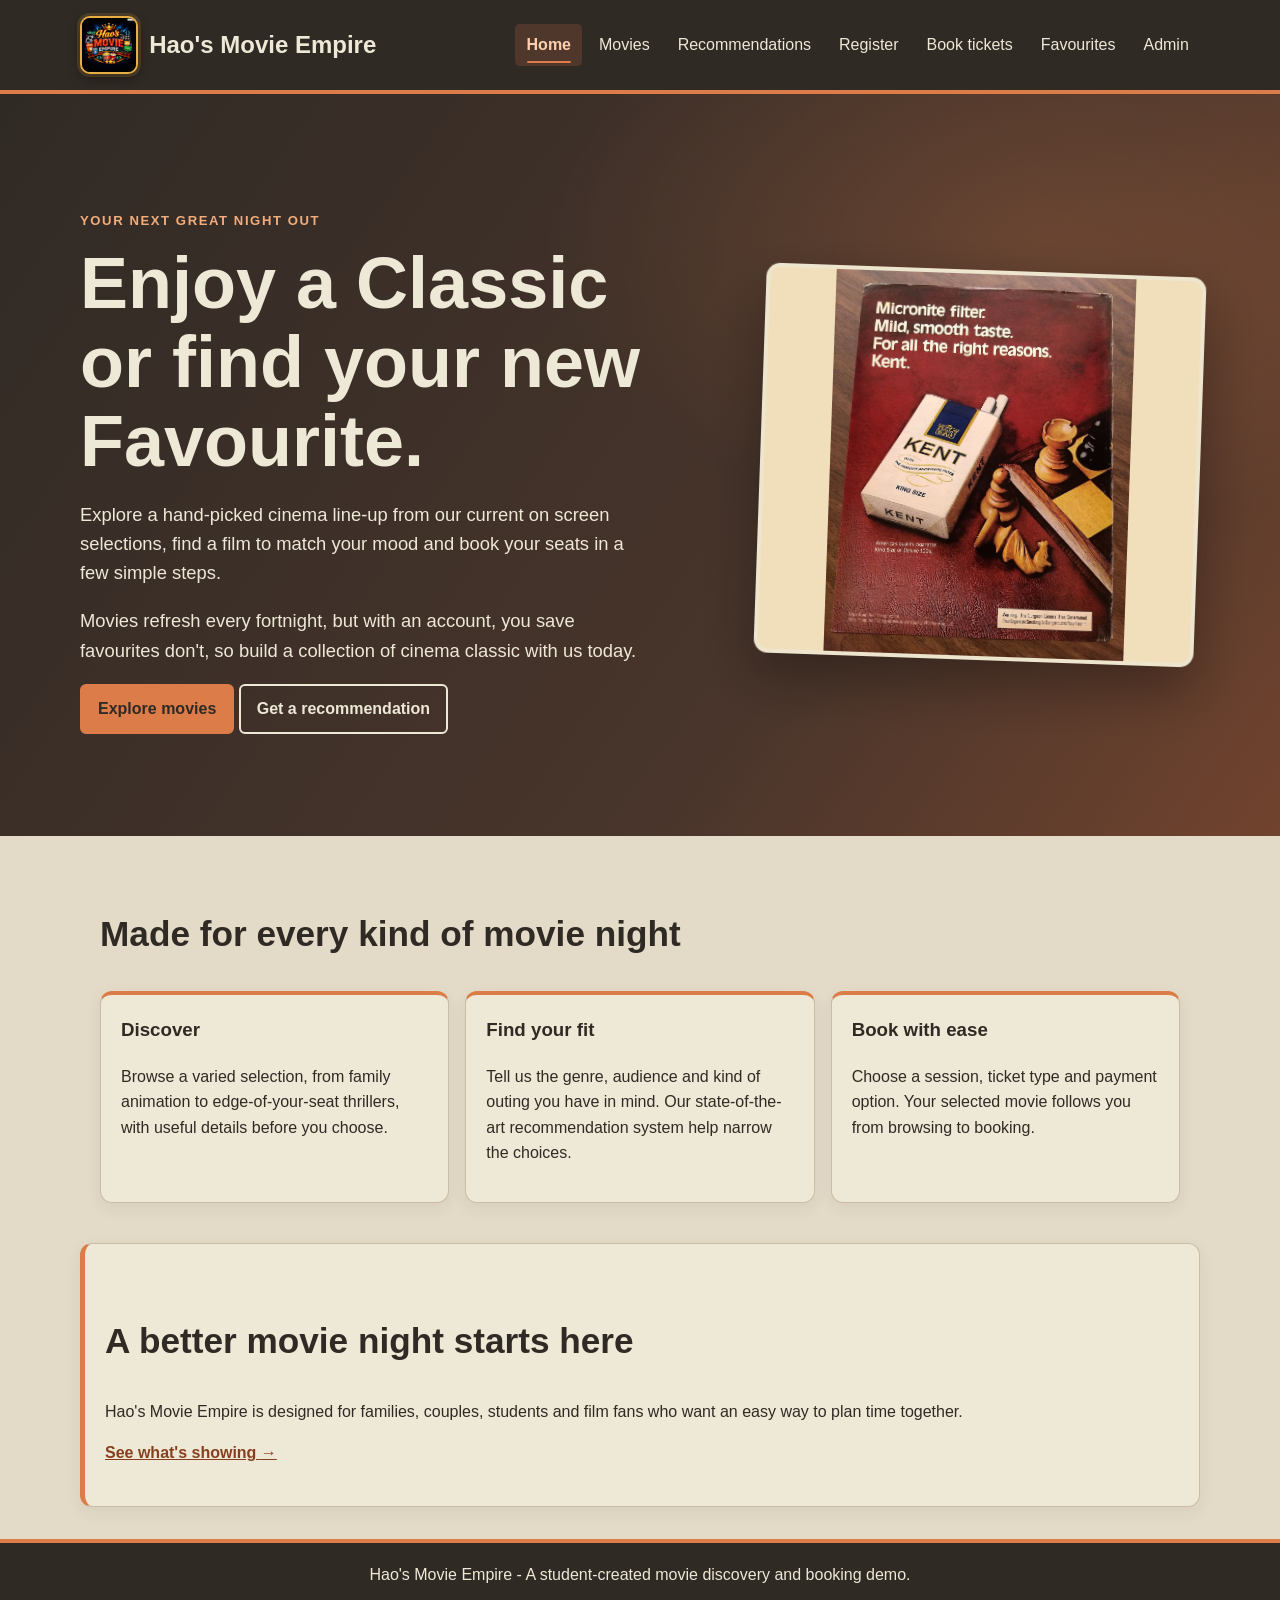
<file: index.html>
<!DOCTYPE html>
<html lang="en">
<head>
    <meta charset="utf-8">
    <meta name="description" content="Assignment 2: Movie Reccommendation and Booking System">
    <meta name="author" content="Robert Clohesy 106886499">
    <meta name="viewport" content="width=device-width, initial-scale=1.0">
    <link rel="stylesheet" href="css/style.css">
    <script src="js/script.js" defer></script>
    <title>Hao's Movie Empire | Discover your next movie</title>
</head>
<body>
    <header class="site-header">
        <a class="brand" href="index.html"><img src="images/logo.png" alt=""><span>Hao's Movie Empire</span></a>
        <nav aria-label="Main navigation">
            <ul class="site-nav">
                <li><a href="index.html" aria-current="page">Home</a></li>
                <li><a href="movies.html">Movies</a></li>
                <li><a href="recommend.html">Recommendations</a></li>
                <li><a href="register.html">Register</a></li>
                <li><a href="booking.html">Book tickets</a></li>
                <li><a href="watchlist.html">Favourites</a></li>
                <li><a href="admin.html">Admin</a></li>
            </ul>
        </nav>
    </header>

   <main>    
        <section class="hero">
            <div class="hero-copy">
                <p class="eyebrow">Your next great night out</p>
                <h1>Enjoy a Classic or find your new Favourite.</h1>
                <p>Explore a hand-picked cinema line-up from our current on screen selections, find a film to match your mood and book your seats in a few simple steps.</p>
                <p>Movies refresh every fortnight, but with an account, you save favourites don't, so build a collection of cinema classic with us today.</p>
                <a class="button" href="movies.html">Explore movies</a>
                <a class="button button-secondary" href="recommend.html">Get a recommendation</a>
            </div>
            <figure class="hero-artwork">
                <img class="hero-poster archive-hero-ad" src="images/kent_ad.webp" alt="Kent cigarette advertisement from the 1950's advertising their new Micronite Filters which were made with asbestos.">
            </figure>
        </section>
      
        <section class="content-section">
            <h2>Made for every kind of movie night</h2>
            <div class="feature-grid">
                <article class="feature-card">
                    <h3>Discover</h3>
                    <p>Browse a varied selection, from family animation to edge-of-your-seat thrillers, with useful details before you choose.</p>
                </article>
                <article class="feature-card">
                    <h3>Find your fit</h3>
                    <p>Tell us the genre, audience and kind of outing you have in mind. Our state-of-the-art recommendation system help narrow the choices.</p>
                </article>
                <article class="feature-card">
                    <h3>Book with ease</h3>
                    <p>Choose a session, ticket type and payment option. Your selected movie follows you from browsing to booking.</p>
                </article>
            </div>
        </section>
        <section class="callout">
            <h2>A better movie night starts here</h2>
            <p>Hao's Movie Empire is designed for families, couples, students and film fans who want an easy way to plan time together.</p>
            <a class="text-link" href="movies.html">See what's showing <span aria-hidden="true">→</span></a>
        </section>
</main>
    <footer class="site-footer">
        <p>Hao's Movie Empire - A student-created movie discovery and booking demo.</p>
    </footer>
</body>
</html>
</file>
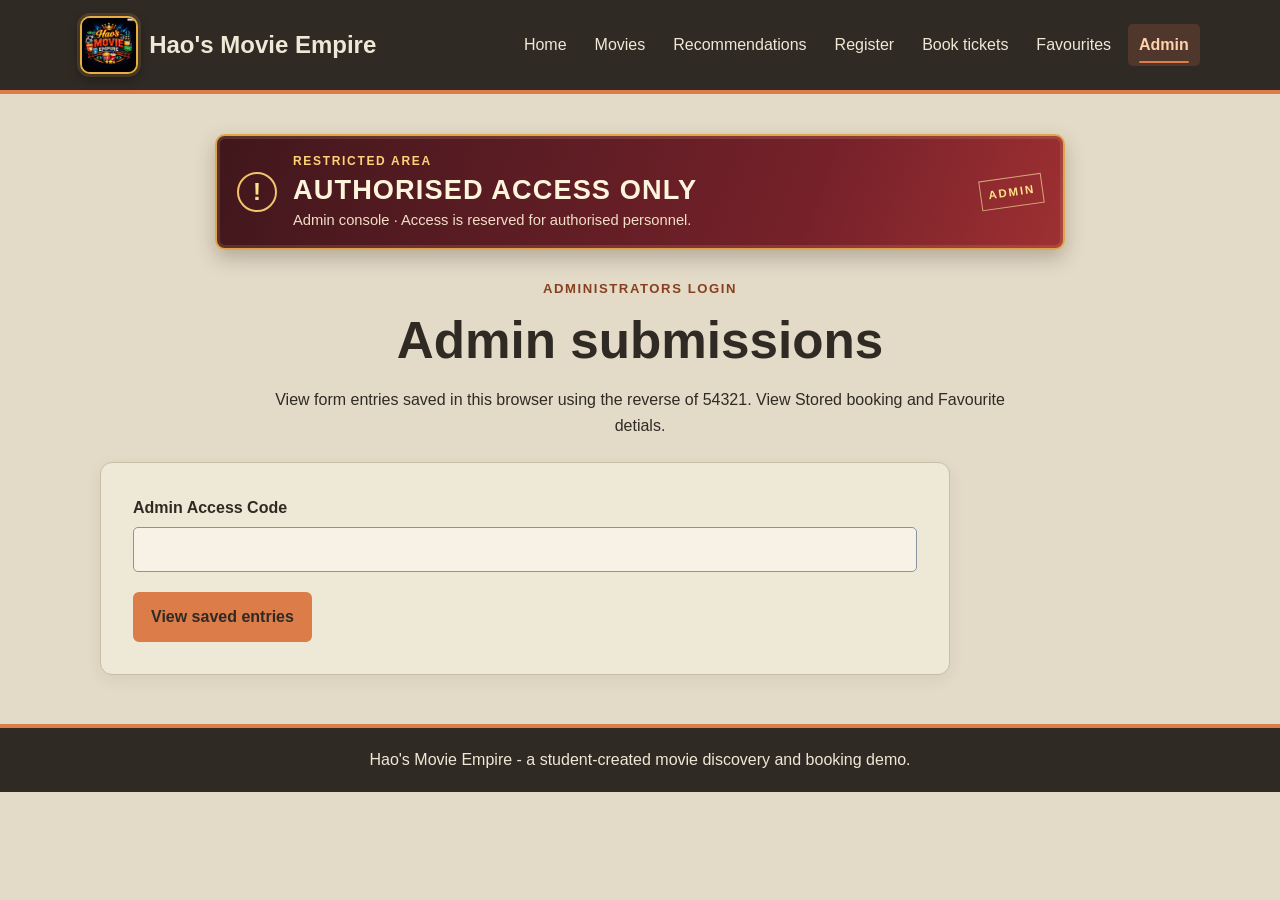
<file: admin.html>
<!DOCTYPE html>
<html lang="en">
<head>
    <meta charset="utf-8">
    <meta name="description" content="Assignment 2: Movie Reccommendation and Booking System">
    <meta name="author" content="Robert Clohesy 106886499">
    <meta name="viewport" content="width=device-width, initial-scale=1.0">
    <link rel="stylesheet" href="css/style.css">
    <script src="js/script.js" defer></script>
    <!-- Admin-only handlers are kept separate from the shared site behaviours. -->
    <script src="js/favourites.js" defer></script>
    <script src="js/admin.js" defer></script>
    <title>Admin | Hao's Movie Empire</title>
</head>
<body>
    <header class="site-header">
        <a class="brand" href="index.html"><img src="images/logo.png" alt=""><span>Hao's Movie Empire</span></a>
        <nav aria-label="Main navigation">
            <ul class="site-nav">
                <li><a href="index.html">Home</a></li>
                <li><a href="movies.html">Movies</a></li>
                <li><a href="recommend.html">Recommendations</a></li>
                <li><a href="register.html">Register</a></li>
                <li><a href="booking.html">Book tickets</a></li>
                <li><a href="watchlist.html">Favourites</a></li>
                <li><a href="admin.html" aria-current="page">Admin</a></li>
            </ul>
        </nav>
    </header>
    <main class="page-main">
        <aside class="admin-access-banner" aria-label="Access restriction">
            <span class="admin-access-icon" aria-hidden="true">!</span>
            <div>
                <p class="admin-access-label">Restricted area</p>
                <h2>Authorised Access Only</h2>
                <p>Admin console · Access is reserved for authorised personnel.</p>
            </div>
            <span class="admin-access-stamp" aria-hidden="true">ADMIN</span>
        </aside>
        <header class="page-heading">
            <p class="eyebrow">Administrators Login</p>
            <h1>Admin submissions</h1>
            <p>View form entries saved in this browser using the reverse of 54321. View Stored booking and Favourite detials.</p>
        </header>
        <form id="adminLoginForm" class="form-card narrow-main">
            <div class="form-field">
                <label for="adminPassword">Admin Access Code</label>
                <input id="adminPassword" name="password" type="password" required autocomplete="off">
            </div>
            <button class="button" type="submit">View saved entries</button>
            <p id="adminStatus" class="status-message" role="status" aria-live="polite"></p>
        </form>
        <section id="adminResults" class="admin-results" hidden aria-label="Saved form entries">
            <h2>Saved entries</h2>
            <div class="table-scroll">
                <table class="admin-table">
                    <thead><tr><th scope="col">Submitted</th><th scope="col">Form</th><th scope="col">Answers</th></tr></thead>
                    <tbody id="adminSubmissionRows"></tbody>
                </table>
            </div>
        </section>
        <section id="adminWatchlistResults" class="admin-results" hidden aria-label="Local favourite selections">
            <h2>Movie interest for future sessions</h2>
            <p>Counts show favourite additions, recommendation results and saved customer suggestions in this browser. Suggestions matching a catalogue title are grouped with that movie; other suggestions appear as their own rows. The site has no customer login, so this is not unique-customer data and is not combined across devices.</p>
            <p id="adminWatchlistStatus" class="status-message" role="status" aria-live="polite"></p>
            <div class="table-scroll">
                <table class="admin-table">
                    <thead><tr><th scope="col">Movie</th><th scope="col">Genre</th><th scope="col">Times favourited</th><th scope="col">Times recommended</th><th scope="col">Customer suggestions</th><th scope="col">Currently in favourites</th><th scope="col">Both (overlap)</th></tr></thead>
                    <tbody id="adminWatchlistRows"></tbody>
                </table>
            </div>
        </section>
    </main>
    <footer class="site-footer">
        <p>Hao's Movie Empire - a student-created movie discovery and booking demo.</p>
    </footer>
</body>
</html>
</file>
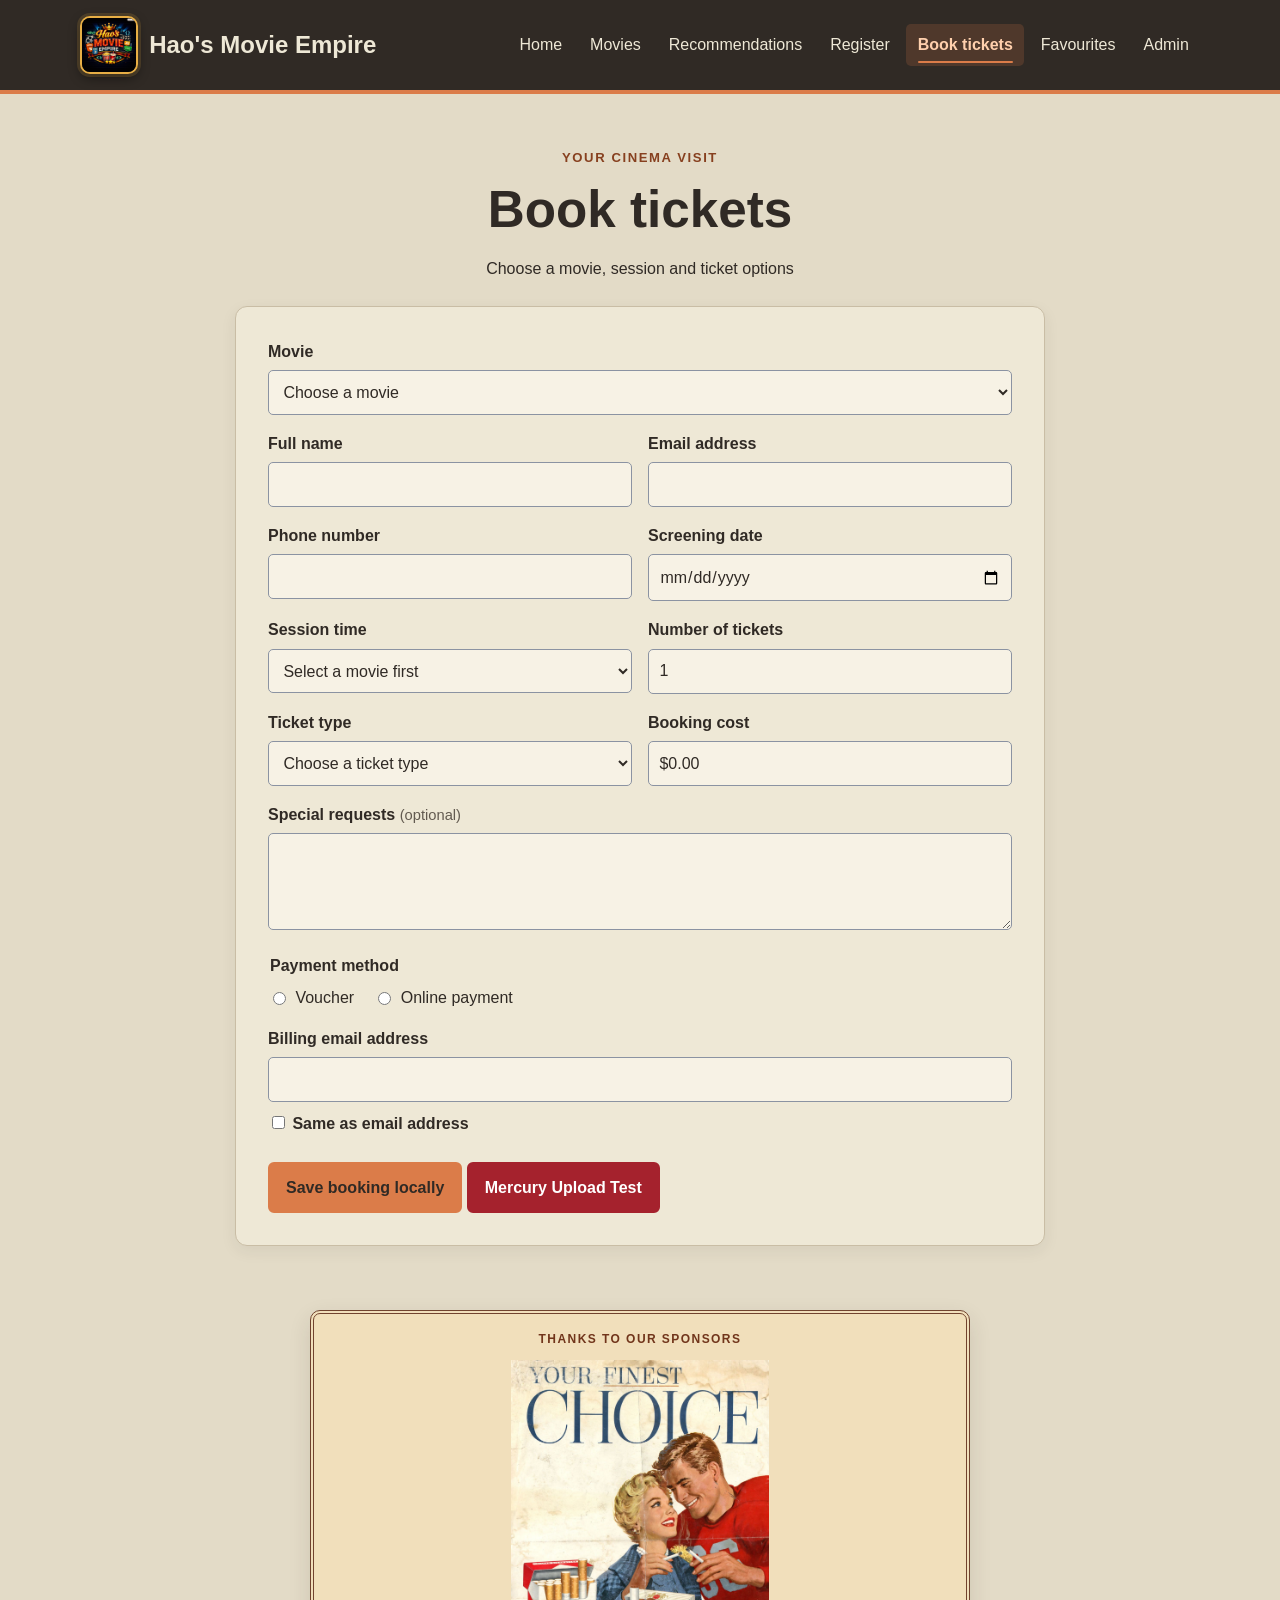
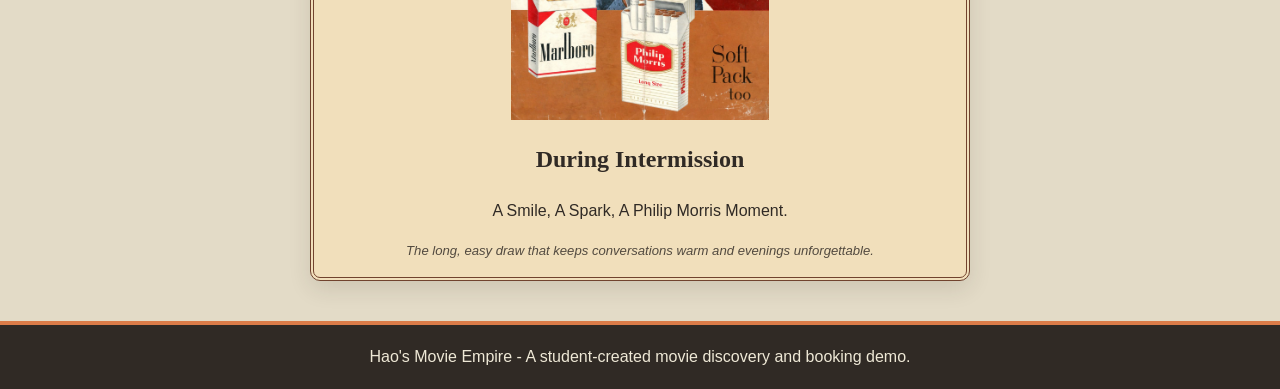
<file: booking.html>
<!DOCTYPE html>
<html lang="en">
<head>
    <meta charset="utf-8">
    <meta name="description" content="Assignment 2: Movie Reccommendation and Booking System">
    <meta name="author" content="Robert Clohesy 106886499">
    <meta name="viewport" content="width=device-width, initial-scale=1.0">
    <link rel="stylesheet" href="css/style.css">
    <script src="js/script.js" defer></script>
    <title>Book tickets | Hao's Movie Empire</title>
</head>
<body>
    <header class="site-header">
        <a class="brand" href="index.html"><img src="images/logo.png" alt=""><span>Hao's Movie Empire</span></a>
        <nav aria-label="Main navigation">
            <ul class="site-nav">
                <li><a href="index.html">Home</a></li>
                <li><a href="movies.html">Movies</a></li>
                <li><a href="recommend.html">Recommendations</a></li>
                <li><a href="register.html">Register</a></li>
                <li><a href="booking.html" aria-current="page">Book tickets</a></li>
                <li><a href="watchlist.html">Favourites</a></li>
                <li><a href="admin.html">Admin</a></li>
            </ul>
        </nav>
    </header>
    <main class="page-main narrow-main">
        <header class="page-heading">
            <p class="eyebrow">Your cinema visit</p>
            <h1>Book tickets</h1>
            <p>Choose a movie, session and ticket options</p>
        </header>
        <form id="regform" class="form-card" method="post" action="http://mercury.swin.edu.au/it000000/cos10005/regtest.php" novalidate>
            <div id="bookingErrors" class="error-summary" role="alert" aria-live="assertive" tabindex="-1" hidden></div>
            <div class="form-grid">
                <div class="form-field full-width">
                    <label for="movieSelect">Movie</label>
                    <select id="movieSelect" name="movie" required>
                        <option value="">Loading movies…</option>
                    </select>
                </div>
                <div class="form-field">
                    <label for="fullName">Full name</label>
                    <input id="fullName" name="fullName" type="text" autocomplete="name" required>
                </div>
                <div class="form-field">
                    <label for="bookingEmail">Email address</label>
                    <input id="bookingEmail" name="email" type="email" autocomplete="email" required>
                </div>
                <div class="form-field">
                    <label for="phoneNumber">Phone number</label>
                    <input id="phoneNumber" name="phone" type="tel" autocomplete="tel" required>
                </div>
                <div class="form-field">
                    <label for="screeningDate">Screening date</label>
                    <input id="screeningDate" name="screeningDate" type="date" required>
                </div>
                <div class="form-field">
                    <label for="screeningTime">Session time</label>
                    <select id="screeningTime" name="screeningTime" required>
                        <option value="">Select a movie first</option>
                    </select>
                </div>
                <div class="form-field">
                    <label for="ticketCount">Number of tickets</label>
                    <input id="ticketCount" name="ticketCount" type="number" min="1" value="1" required>
                </div>
                <div class="form-field">
                    <label for="ticketType">Ticket type</label>
                    <select id="ticketType" name="ticketType" required>
                        <option value="">Choose a ticket type</option>
                        <option value="adult">Adult</option>
                        <option value="child">Child</option>
                        <option value="student">Student</option>
                    </select>
                </div>
                <div class="form-field">
                    <label for="bookingCost">Booking cost</label>
                    <input id="bookingCost" name="bookingCost" type="text" readonly value="$0.00">
                </div>
                <div class="form-field full-width">
                    <label for="requests">Special requests <span class="hint">(optional)</span></label>
                    <textarea id="requests" name="requests" rows="3"></textarea>
                </div>
                <fieldset class="form-field full-width">
                    <legend>Payment method</legend>
                    <div class="choice-row">
                        <label><input type="radio" name="paymentMethod" value="voucher" required> Voucher</label>
                        <label><input type="radio" name="paymentMethod" value="online"> Online payment</label>
                    </div>
                </fieldset>
                <div id="voucherFields" class="form-field full-width" hidden>
                    <label for="voucherCode">12-digit voucher code</label>
                    <input id="voucherCode" name="voucherCode" type="text" inputmode="numeric" maxlength="12">
                </div>
                <fieldset id="cardFields" class="form-field full-width" hidden>
                    <legend>Credit card details</legend>
                    <div class="form-grid">
                        <div class="form-field">
                            <label for="cardType">Card type</label>
                            <select id="cardType" name="cardType">
                                <option value="">Choose a card type</option>
                                <option value="visa">Visa</option>
                                <option value="mastercard">Mastercard</option>
                                <option value="amex">American Express</option>
                            </select>
                        </div>
                        <div class="form-field">
                            <label for="cardNumber">Card number</label>
                            <input id="cardNumber" name="cardNumber" type="text" inputmode="numeric" autocomplete="cc-number">
                        </div>
                    </div>
                    <p class="hint">Use fake card details only. No payment is processed.</p>
                </fieldset>
                <div class="form-field full-width">
                    <label for="billingEmail">Billing email address</label>
                    <input id="billingEmail" name="billingEmail" type="email" autocomplete="email" required>
                    <label class="inline-choice"><input id="sameBillingEmail" type="checkbox"> Same as email address</label>
                </div>
            </div>
            <button class="button" type="submit">Save booking locally</button>
            <button id="bookingMercuryButton" class="button button-mercury" type="button">Mercury Upload Test</button>
            <p id="bookingStatus" class="status-message" role="status" aria-live="polite"></p>
        </form>
    </main>
    <aside class="ad-placement ad-vintage ad-era" aria-label="Vintage cinema sponsor card">
        <p class="ad-label">Thanks to our sponsors</p>
        <img src="images/PM_ad.jpg" alt="Vintage Philip Morris and Marlboro cigarette advertisement, quoting, A Smile, A Spark, A Philip Morris Moment.">
        <h2>During Intermission</h2>
        <p>A Smile, A Spark, A Philip Morris Moment.  </p>
        <span class="ad-world-note">The long, easy draw that keeps conversations warm and evenings unforgettable.</span>
    </aside>
    <footer class="site-footer">
        <p>Hao's Movie Empire - A student-created movie discovery and booking demo.</p>
    </footer>
</body>
</html>
</file>
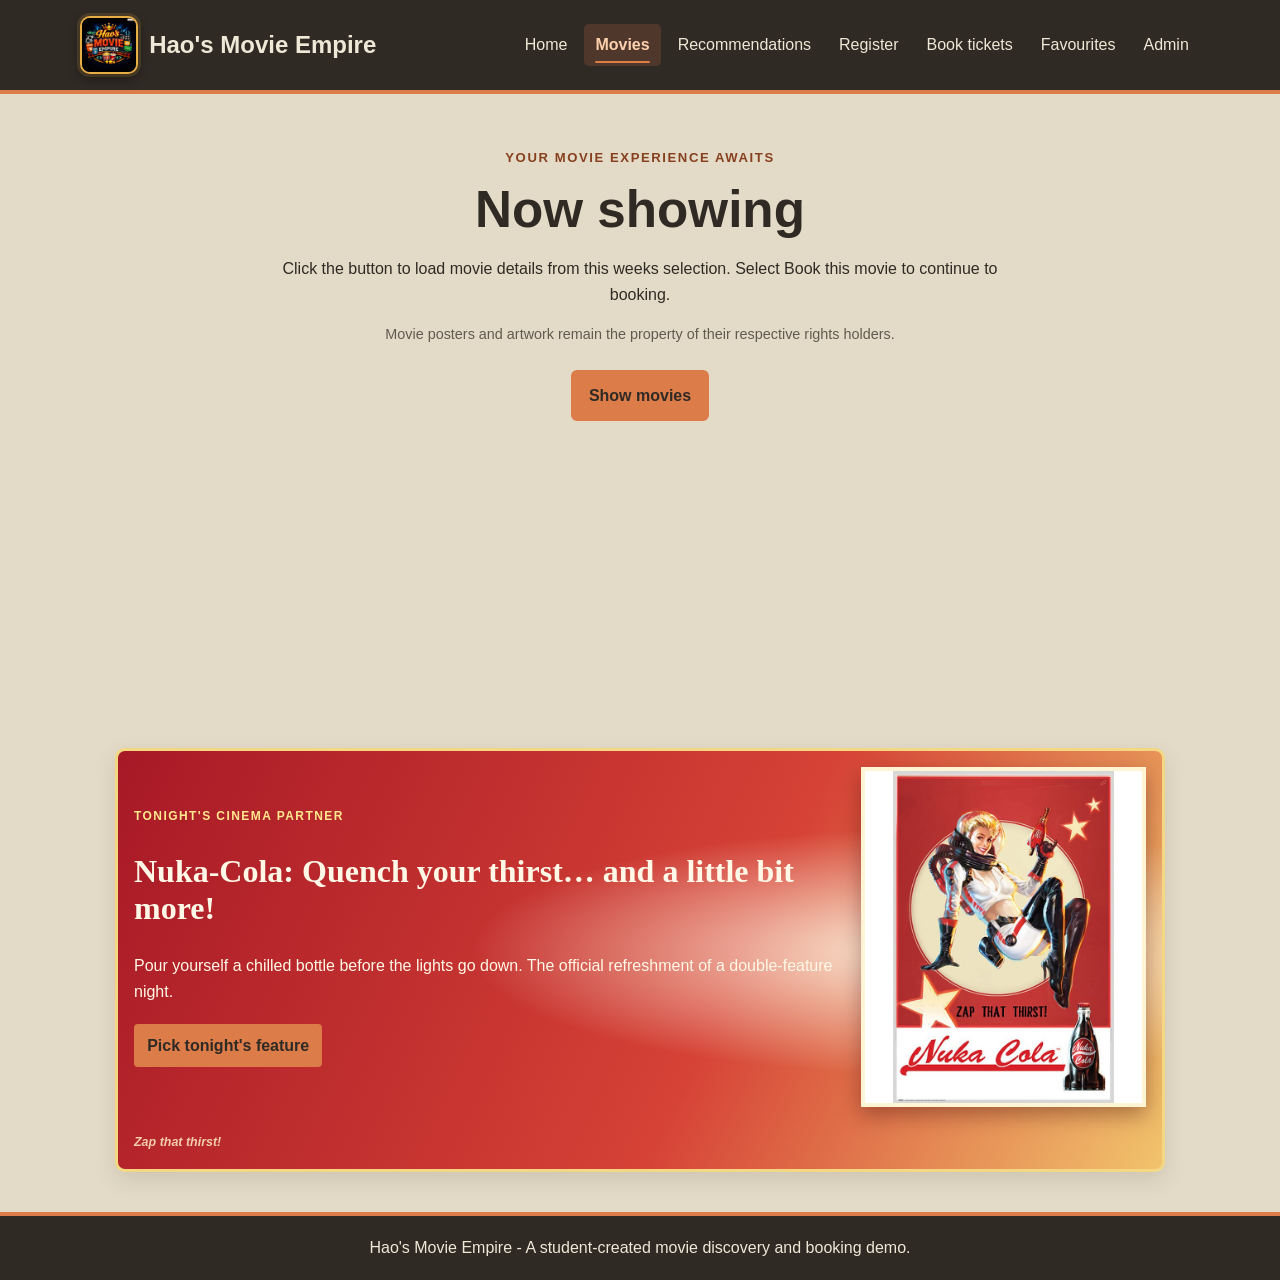
<file: movies.html>
<!DOCTYPE html>
<html lang="en">
<head>
    <meta charset="utf-8">
    <meta name="description" content="Assignment 2: Movie Reccommendation and Booking System">
    <meta name="author" content="Robert Clohesy 106886499">
    <meta name="viewport" content="width=device-width, initial-scale=1.0">
    <link rel="stylesheet" href="css/style.css">
    <script src="js/script.js" defer></script>
    <script src="js/favourites.js" defer></script>
    <title>Movies | Hao's Movie Empire</title>
</head>
<body>
    <header class="site-header">
        <a class="brand" href="index.html"><img src="images/logo.png" alt=""><span>Hao's Movie Empire</span></a>
        <nav aria-label="Main navigation">
            <ul class="site-nav">
                <li><a href="index.html">Home</a></li>
                <li><a href="movies.html" aria-current="page">Movies</a></li>
                <li><a href="recommend.html">Recommendations</a></li>
                <li><a href="register.html">Register</a></li>
                <li><a href="booking.html">Book tickets</a></li>
                <li><a href="watchlist.html">Favourites</a></li>
                <li><a href="admin.html">Admin</a></li>
            </ul>
        </nav>
    </header>
    <main class="page-main">
        <header class="page-heading">
            <p class="eyebrow">Your movie experience awaits</p>
            <h1>Now showing</h1>
            <p>Click the button to load movie details from this weeks selection. Select Book this movie to continue to booking.</p>
            <p class="image-credit movies-image-credit">Movie posters and artwork remain the property of their respective rights holders.</p>
        </header>
        <button id="loadMoviesButton" class="button centered-button" type="button">Show movies</button>
        <p id="movieStatus" class="status-message" role="status" aria-live="polite"></p>
        <section id="movieList" class="movie-grid" aria-label="Available movies" hidden></section>
    </main>
    <aside class="ad-placement ad-sidebar ad-nuka" aria-label="Nuka-Cola sponsor advert">
        <div>
            <p class="ad-label">Tonight's cinema partner</p>
            <h2>Nuka-Cola: Quench your thirst… and a little bit more!</h2>
            <p>Pour yourself a chilled bottle before the lights go down. The official refreshment of a double-feature night.</p>
            <button id="showMoviesFromAd" class="button ad-link" type="button">Pick tonight's feature</button>
        </div>
        <img src="images/nuka_ad.jpg" alt="Vintage-style Nuka-Cola poster with a space-age pin-up and the slogan Zap that Thirst">
        <span class="ad-world-note">Zap that thirst!</span>
    </aside>
    <footer class="site-footer">
        <p>Hao's Movie Empire - A student-created movie discovery and booking demo.</p>
    </footer>
</body>
</html>
</file>
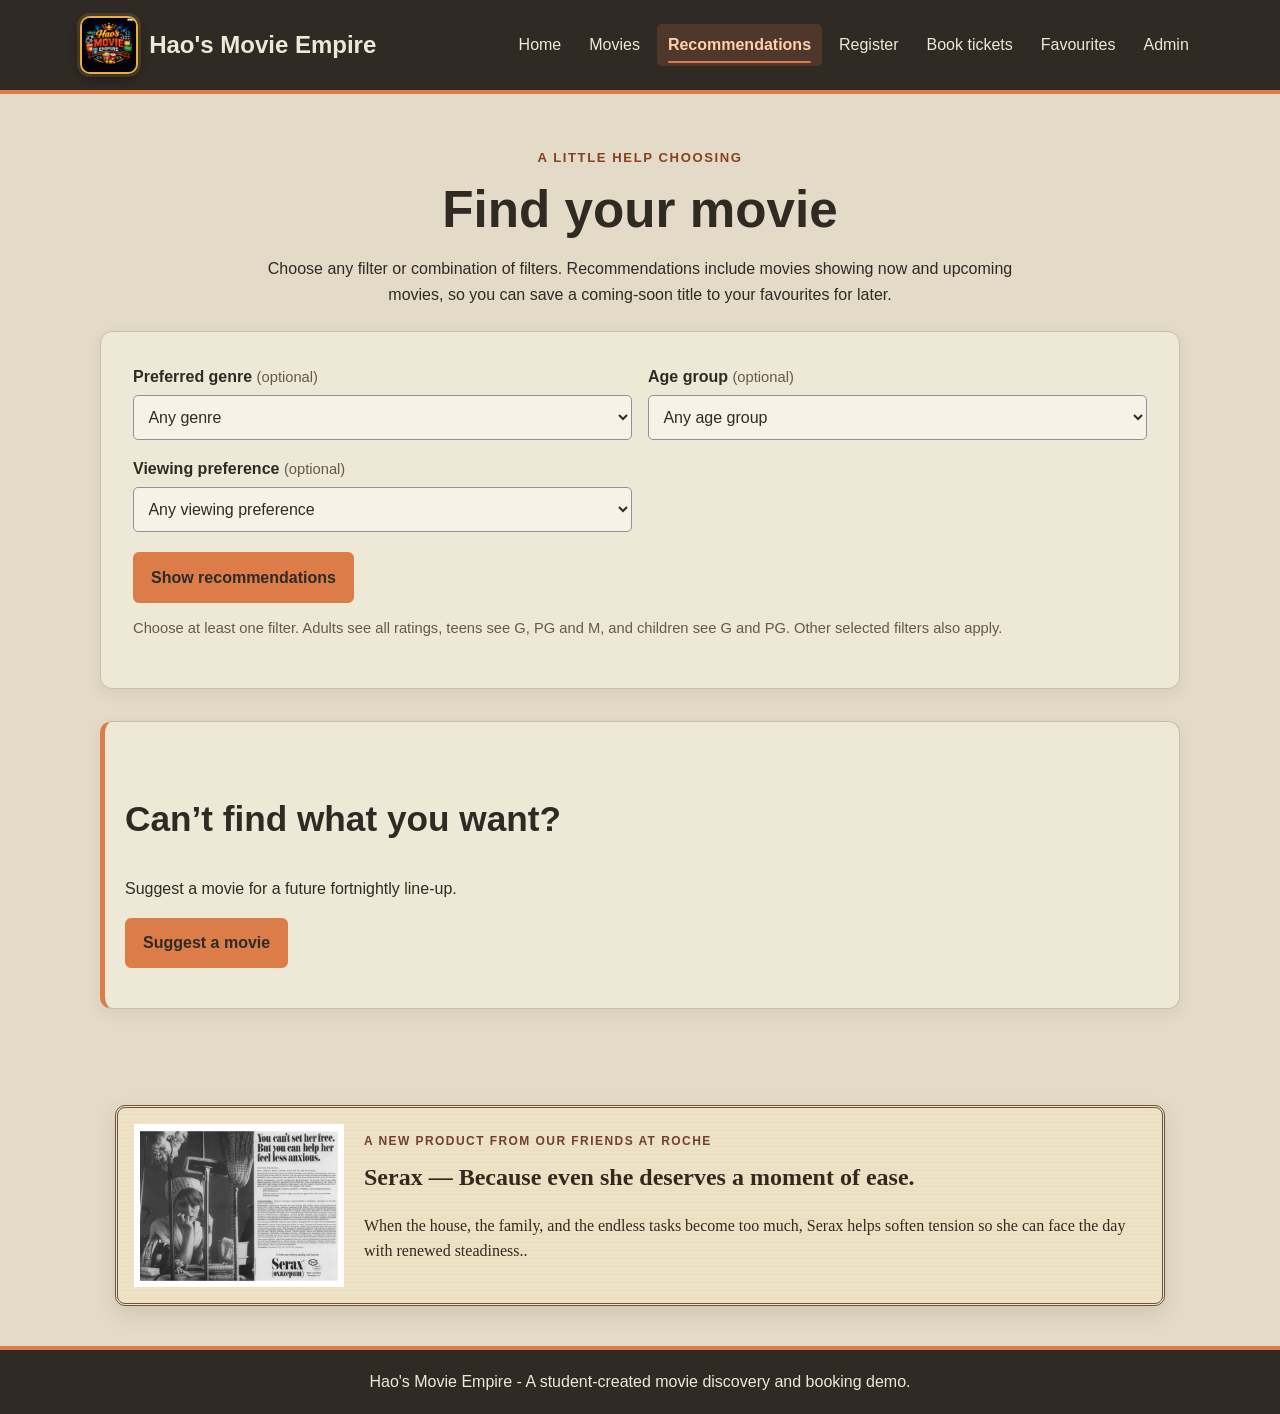
<file: recommend.html>
<!DOCTYPE html>
<html lang="en">
<head>
    <meta charset="utf-8">
    <meta name="description" content="Assignment 2: Movie Reccommendation and Booking System">
    <meta name="author" content="Robert Clohesy 106886499">
    <meta name="viewport" content="width=device-width, initial-scale=1.0">
    <link rel="stylesheet" href="css/style.css">
    <script src="js/script.js" defer></script>
    <script src="js/favourites.js" defer></script>
    <title>Recommendations | Hao's Movie Empire</title>
</head>
<body>
    <header class="site-header">
        <a class="brand" href="index.html"><img src="images/logo.png" alt=""><span>Hao's Movie Empire</span></a>
        <nav aria-label="Main navigation">
            <ul class="site-nav">
                <li><a href="index.html">Home</a></li>
                <li><a href="movies.html">Movies</a></li>
                <li><a href="recommend.html" aria-current="page">Recommendations</a></li>
                <li><a href="register.html">Register</a></li>
                <li><a href="booking.html">Book tickets</a></li>
                <li><a href="watchlist.html">Favourites</a></li>
                <li><a href="admin.html">Admin</a></li>
            </ul>
        </nav>
    </header>
    <main class="page-main">
        <header class="page-heading">
            <p class="eyebrow">A little help choosing</p>
            <h1>Find your movie</h1>
            <p>Choose any filter or combination of filters. Recommendations include movies showing now and upcoming movies, so you can save a coming-soon title to your favourites for later.</p>
        </header>
        <form id="recommendForm" class="form-card" method="post" action="http://mercury.swin.edu.au/it000000/cos10005/formtest.php">
            <div class="form-grid">
                <div class="form-field">
                    <label for="preferredGenre">Preferred genre <span class="hint">(optional)</span></label>
                    <select id="preferredGenre" name="genre" disabled>
                        <option value="">Any genre</option>
                    </select>
                </div>
                <div class="form-field">
                    <label for="ageGroup">Age group <span class="hint">(optional)</span></label>
                    <select id="ageGroup" name="ageGroup">
                        <option value="">Any age group</option>
                        <option value="child">Child</option>
                        <option value="teen">Teen</option>
                        <option value="adult">Adult</option>
                    </select>
                </div>
                <div class="form-field">
                    <label for="viewingPreference">Viewing preference <span class="hint">(optional)</span></label>
                    <select id="viewingPreference" name="viewingPreference">
                        <option value="">Any viewing preference</option>
                        <option value="family">Family</option>
                        <option value="date">Date night</option>
                        <option value="friends">Friends</option>
                        <option value="solo">Solo</option>
                    </select>
                </div>
            </div>
            <button class="button" type="submit">Show recommendations</button>
            <p class="hint">Choose at least one filter. Adults see all ratings, teens see G, PG and M, and children see G and PG. Other selected filters also apply.</p>
        </form>
        <p id="recommendStatus" class="status-message" role="status" aria-live="polite"></p>
        <section id="recommendResults" class="movie-grid" aria-label="Recommended movies"></section>
        <section class="callout suggestion-prompt" aria-labelledby="suggestionPromptHeading">
            <h2 id="suggestionPromptHeading">Can’t find what you want?</h2>
            <p>Suggest a movie for a future fortnightly line-up.</p>
            <button id="openSuggestionDialog" class="button" type="button">Suggest a movie</button>
        </section>
        <dialog id="movieSuggestionDialog" class="suggestion-dialog" aria-labelledby="suggestionDialogHeading">
            <form class="form-card" method="post" action="http://mercury.swin.edu.au/it000000/cos10005/formtest.php">
                <h2 id="suggestionDialogHeading">Suggest a movie</h2>
                <p class="hint">Send us a title to consider for an upcoming movie line-up.</p>
                <div class="form-grid">
                    <div class="form-field full-width">
                        <label for="previousMovieSuggestions">Previously suggested this week</label>
                        <select id="previousMovieSuggestions">
                            <option value="">Choose a previous suggestion</option>
                        </select>
                        <span class="hint">This list resets weekly; older submissions remain in the local Admin history.</span>
                    </div>
                    <div class="form-field full-width">
                        <label for="suggestionTitle">Movie title</label>
                        <input id="suggestionTitle" name="movieTitle" type="text" maxlength="100" required>
                    </div>
                    <div class="form-field">
                        <label for="suggestionGenre">Genre (optional)</label>
                        <input id="suggestionGenre" name="movieGenre" type="text" maxlength="50">
                    </div>
                    <div class="form-field">
                        <label for="suggestionName">Your name (optional)</label>
                        <input id="suggestionName" name="customerName" type="text" maxlength="80">
                    </div>
                    <div class="form-field full-width">
                        <label for="suggestionReason">Why should we show it? (optional)</label>
                        <textarea id="suggestionReason" name="reason" rows="3" maxlength="500"></textarea>
                    </div>
                    <p class="hint full-width">Regular submission saves a local demo entry. Mercury Upload Test sends this form to Mercury, which displays it but does not save it.</p>
                </div>
                <button class="button" type="submit">Save suggestion locally</button>
                <button id="suggestionMercuryButton" class="button button-mercury" type="button">Mercury Upload Test</button>
                <button id="closeSuggestionDialog" class="button" type="button">Close</button>
                <p id="suggestionStatus" class="status-message full-width" role="status" aria-live="polite"></p>
            </form>
        </dialog>
    </main>
    <aside class="ad-placement ad-banner ad-medicine-relic" aria-label="Historical Serax medicine advert">
        <img src="images/serepax_ad.webp" alt="Vintage Serax advert, quoting, Serax — Because even she deserves a moment of ease.">
        <div>
            <p class="ad-label">A new product from our friends at Roche</p>
            <h2>Serax — Because even she deserves a moment of ease.</h2>
            <p>When the house, the family, and the endless tasks become too much, Serax helps soften tension so she can face the day with renewed steadiness..</p>
        </div>
    </aside>
    <footer class="site-footer">
        <p>Hao's Movie Empire - A student-created movie discovery and booking demo.</p>
    </footer>
</body>
</html>
</file>
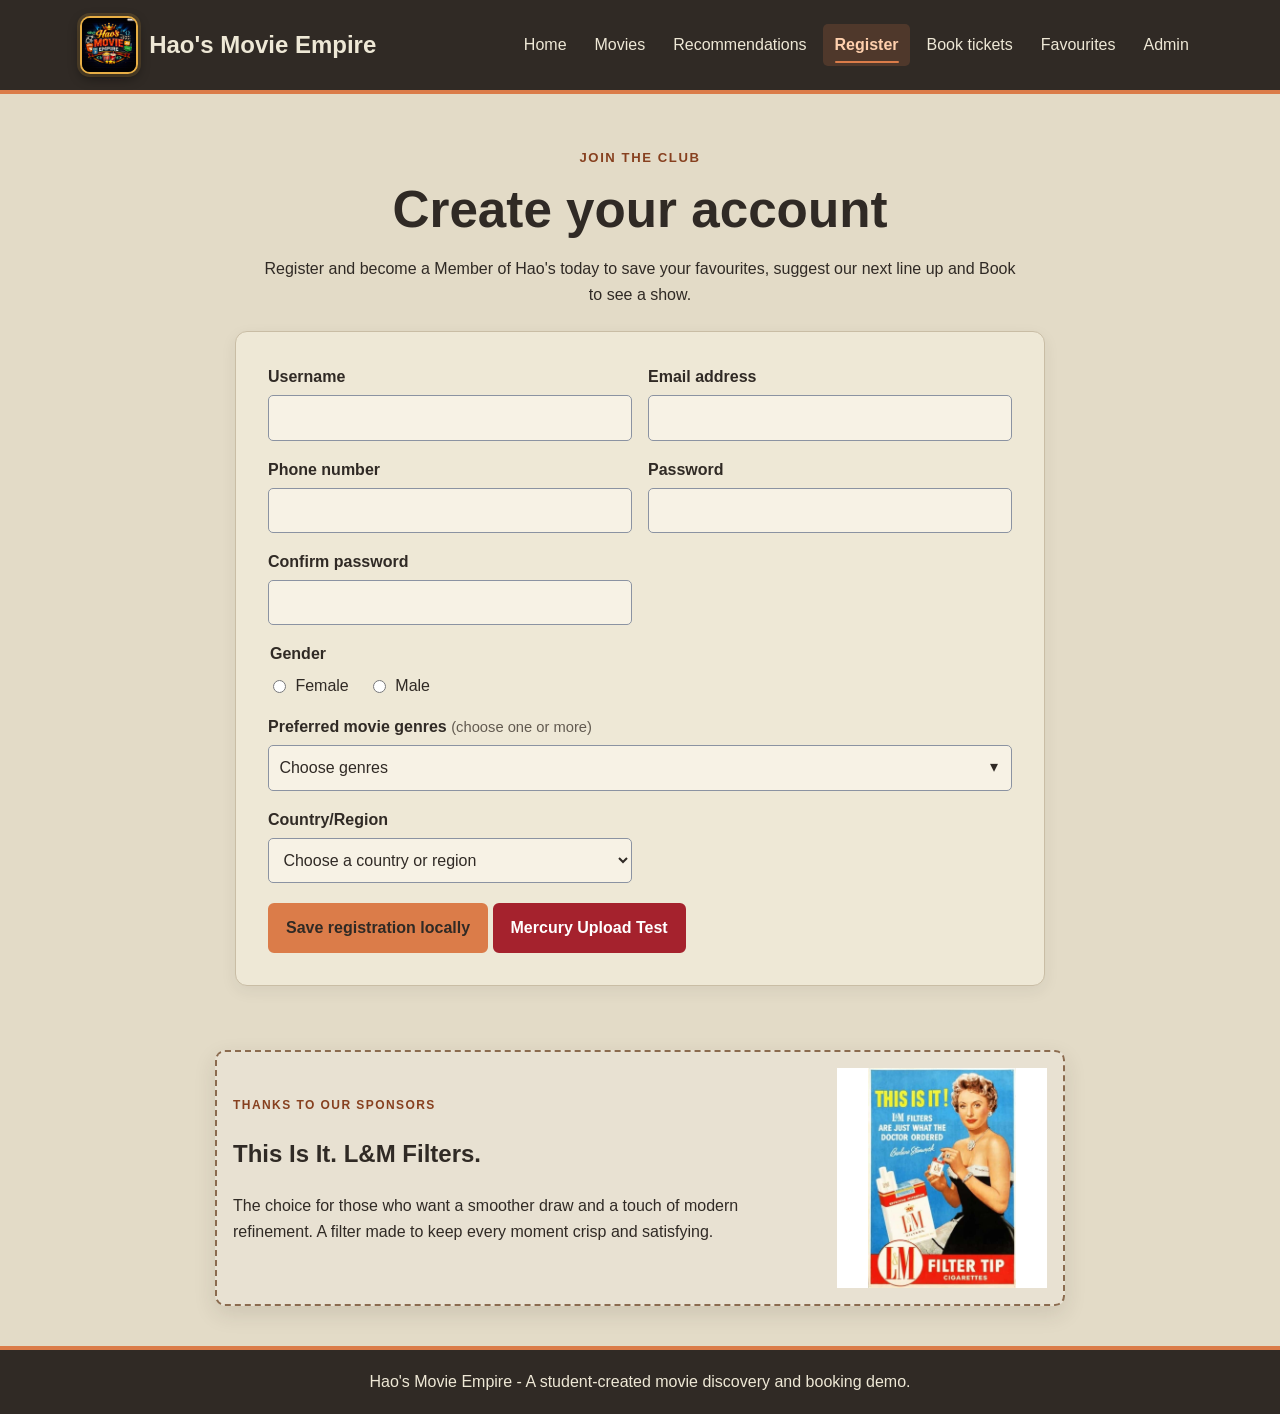
<file: register.html>
<!DOCTYPE html>
<html lang="en">
<head>
    <meta charset="utf-8">
    <meta name="description" content="Assignment 2: Movie Reccommendation and Booking System">
    <meta name="author" content="Robert Clohesy 106886499">
    <meta name="viewport" content="width=device-width, initial-scale=1.0">
    <link rel="stylesheet" href="css/style.css">
    <script src="js/script.js" defer></script>
    <title>Register | Hao's Movie Empire</title>
</head>
<body>
    <header class="site-header">
        <a class="brand" href="index.html"><img src="images/logo.png" alt=""><span>Hao's Movie Empire</span></a>
        <nav aria-label="Main navigation">
            <ul class="site-nav">
                <li><a href="index.html">Home</a></li>
                <li><a href="movies.html">Movies</a></li>
                <li><a href="recommend.html">Recommendations</a></li>
                <li><a href="register.html" aria-current="page">Register</a></li>
                <li><a href="booking.html">Book tickets</a></li>
                <li><a href="watchlist.html">Favourites</a></li>
                <li><a href="admin.html">Admin</a></li>
            </ul>
        </nav>
    </header>
    <main class="page-main narrow-main">
        <header class="page-heading">
            <p class="eyebrow">Join the club</p>
            <h1>Create your account</h1>
            <p>Register and become a Member of Hao's today to save your favourites, suggest our next line up and Book to see a show.</p>
        </header>
        <form id="regform" class="form-card" method="post" action="http://mercury.swin.edu.au/it000000/cos10005/formtest.php" novalidate>
            <div id="registerErrors" class="error-summary" role="alert" aria-live="assertive" tabindex="-1" hidden></div>
            <div class="form-grid">
                <div class="form-field">
                    <label for="username">Username</label>
                    <input id="username" name="username" type="text" autocomplete="username" required>
                </div>
                <div class="form-field">
                    <label for="registerEmail">Email address</label>
                    <input id="registerEmail" name="email" type="email" autocomplete="email" required>
                </div>
                <div class="form-field">
                    <label for="registerPhone">Phone number</label>
                    <input id="registerPhone" name="phone" type="tel" autocomplete="tel" required>
                </div>
                <div class="form-field">
                    <label for="registerPassword">Password</label>
                    <input id="registerPassword" name="password" type="password" autocomplete="new-password" required>
                </div>
                <div class="form-field">
                    <label for="confirmPassword">Confirm password</label>
                    <input id="confirmPassword" name="confirmPassword" type="password" autocomplete="new-password" required>
                </div>
                <fieldset class="form-field full-width">
                    <legend>Gender</legend>
                    <div class="choice-row">
                        <label><input type="radio" name="gender" value="Female" required> Female</label>
                        <label><input type="radio" name="gender" value="Male"> Male</label>
                    </div>
                </fieldset>
                <div class="form-field full-width">
                    <span class="field-label">Preferred movie genres <span class="hint">(choose one or more)</span></span>
                    <details id="genreDropdown" class="genre-dropdown">
                        <summary id="genreSummary">Choose genres</summary>
                        <div class="genre-options">
                            <label><input type="checkbox" value="Action"> Action</label>
                            <label><input type="checkbox" value="Adventure"> Adventure</label>
                            <label><input type="checkbox" value="Comedy"> Comedy</label>
                            <label><input type="checkbox" value="Drama"> Drama</label>
                            <label><input type="checkbox" value="Horror"> Horror</label>
                            <label><input type="checkbox" value="Thriller"> Thriller</label>
                            <label><input type="checkbox" value="Science Fiction"> Science Fiction</label>
                            <label><input type="checkbox" value="Fantasy"> Fantasy</label>
                            <label><input type="checkbox" value="Romance"> Romance</label>
                            <label><input type="checkbox" value="Mystery"> Mystery</label>
                            <label><input type="checkbox" value="Crime"> Crime</label>
                            <label><input type="checkbox" value="Animation"> Animation</label>
                            <label><input type="checkbox" value="Documentary"> Documentary</label>
                            <label><input type="checkbox" value="Family"> Family</label>
                            <label><input type="checkbox" value="Musical"> Musical</label>
                            <label><input type="checkbox" value="War"> War</label>
                            <label><input type="checkbox" value="Western"> Western</label>
                            <label><input type="checkbox" value="Historical"> Historical</label>
                            <label><input type="checkbox" value="Biographical"> Biographical</label>
                            <label><input type="checkbox" value="Sport"> Sport</label>
                            <label><input type="checkbox" value="Superhero"> Superhero</label>
                            <label><input type="checkbox" value="Noir"> Noir</label>
                            <label><input type="checkbox" value="Psychological Thriller"> Psychological Thriller</label>
                            <label><input type="checkbox" value="Dark Comedy"> Dark Comedy</label>
                            <label><input type="checkbox" value="Romantic Comedy"> Romantic Comedy</label>
                            <label><input type="checkbox" value="Slice of Life"> Slice of Life</label>
                            <label><input type="checkbox" value="Coming-of-Age"> Coming-of-Age</label>
                            <label><input type="checkbox" value="Epic"> Epic</label>
                            <label><input type="checkbox" value="Disaster"> Disaster</label>
                            <label><input type="checkbox" value="Heist"> Heist</label>
                            <label><input type="checkbox" value="Spy"> Spy</label>
                            <label><input type="checkbox" value="Political Drama"> Political Drama</label>
                            <label><input type="checkbox" value="Legal Drama"> Legal Drama</label>
                            <label><input type="checkbox" value="Period Drama"> Period Drama</label>
                            <label><input type="checkbox" value="Martial Arts"> Martial Arts</label>
                            <label><input type="checkbox" value="Cyberpunk"> Cyberpunk</label>
                            <label><input type="checkbox" value="Steampunk"> Steampunk</label>
                            <label><input type="checkbox" value="Post-Apocalyptic"> Post-Apocalyptic</label>
                            <label><input type="checkbox" value="Survival"> Survival</label>
                            <label><input type="checkbox" value="Gothic Horror"> Gothic Horror</label>
                            <label><input type="checkbox" value="Slasher"> Slasher</label>
                            <label><input type="checkbox" value="Paranormal"> Paranormal</label>
                            <label><input type="checkbox" value="Creature Feature"> Creature Feature</label>
                            <label><input type="checkbox" value="Space Opera"> Space Opera</label>
                            <label><input type="checkbox" value="Experimental"> Experimental</label>
                            <label><input type="checkbox" value="Anthology"> Anthology</label>
                            <label><input type="checkbox" value="Road Movie"> Road Movie</label>
                            <label><input type="checkbox" value="Satire"> Satire</label>
                            <label><input type="checkbox" value="Mockumentary"> Mockumentary</label>
                            <label><input type="checkbox" value="Found Footage"> Found Footage</label>
                        </div>
                    </details>
                </div>
                <div class="form-field">
                    <label for="country">Country/Region</label>
                    <select id="country" name="country" required>
                        <option value="">Choose a country or region</option>
                        <option value="Australia">Australia</option>
                        <option value="New Zealand">New Zealand</option>
                        <option value="United Kingdom">United Kingdom</option>
                        <option value="United States">United States</option>
                        <option value="Other">Other</option>
                    </select>
                </div>
            </div>
            <button class="button" type="submit">Save registration locally</button>
            <button id="registerMercuryButton" class="button button-mercury" type="button">Mercury Upload Test</button>
            <p id="registerStatus" class="status-message" role="status" aria-live="polite"></p>
        </form>
    </main>
    <section class="ad-placement ad-sponsor-card" aria-label="Vintage advert display">
        <div>
            <p class="ad-label">Thanks to our Sponsors</p>
            <h2>This Is It. L&M Filters.</h2>
            <p>The choice for those who want a smoother draw and a touch of modern refinement. A filter made to keep every moment crisp and satisfying.</p>
        </div>
        <img src="images/cig_ad.jpg" alt="Vintage LM Cigarette Advert">
    </section>
    <footer class="site-footer">
        <p>Hao's Movie Empire - A student-created movie discovery and booking demo.</p>
    </footer>
</body>
</html>
</file>
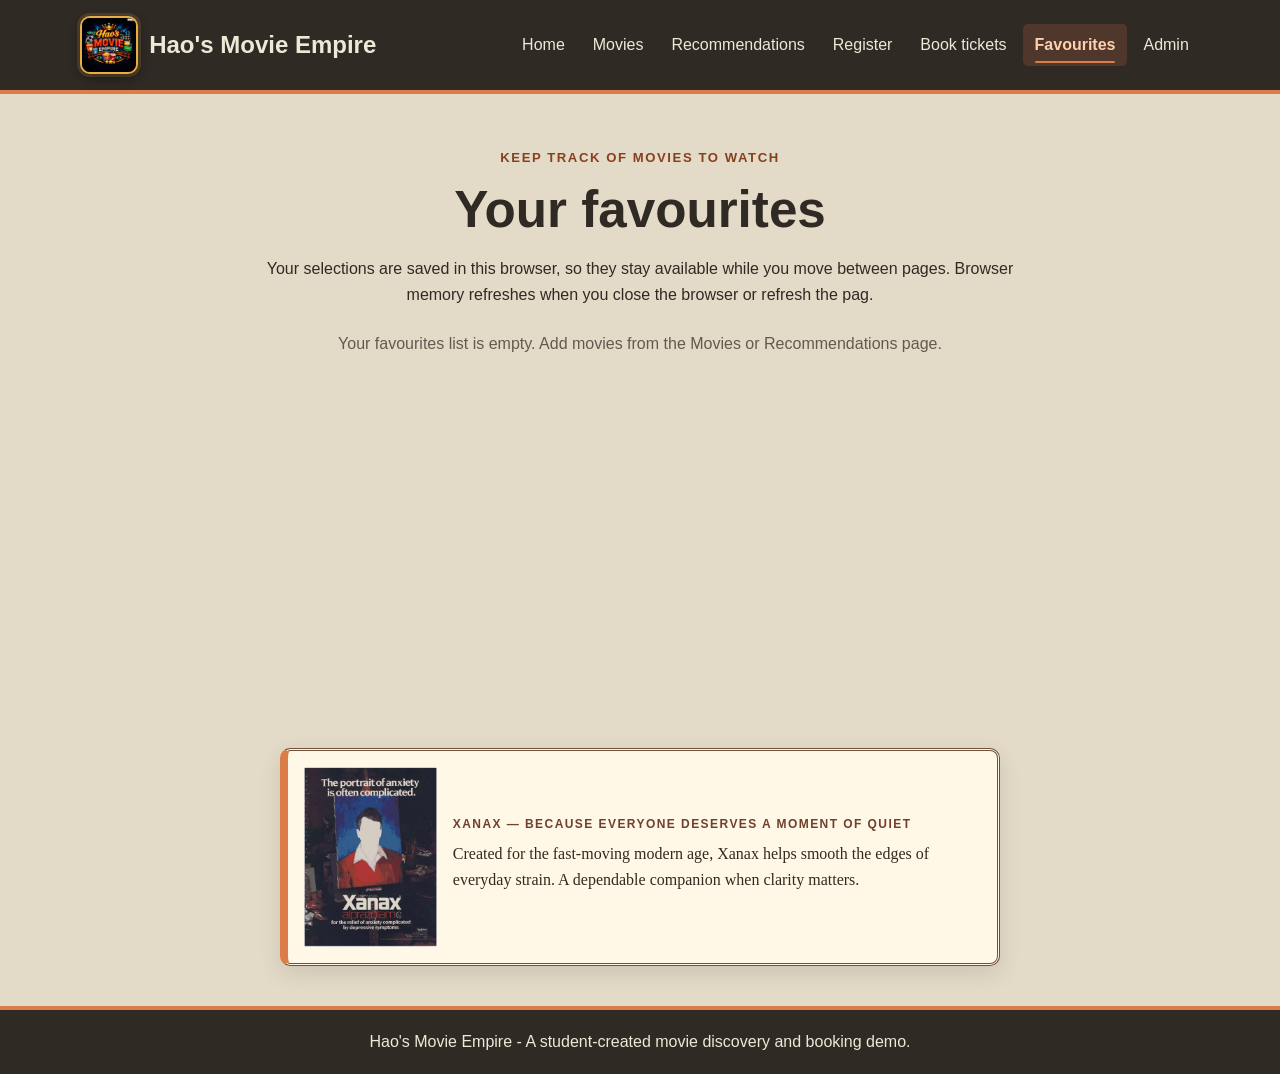
<file: watchlist.html>
<!DOCTYPE html>
<html lang="en">
<head>
    <meta charset="utf-8">
    <meta name="description" content="Assignment 2: Movie Reccommendation and Booking System">
    <meta name="author" content="Robert Clohesy 106886499">
    <meta name="viewport" content="width=device-width, initial-scale=1.0">
    <link rel="stylesheet" href="css/style.css">
    <script src="js/script.js" defer></script>
    <script src="js/favourites.js" defer></script>
    <title>Favourites | Hao's Movie Empire</title>
</head>
<body>
    <header class="site-header">
        <a class="brand" href="index.html"><img src="images/logo.png" alt=""><span>Hao's Movie Empire</span></a>
        <nav aria-label="Main navigation">
            <ul class="site-nav">
                <li><a href="index.html">Home</a></li>
                <li><a href="movies.html">Movies</a></li>
                <li><a href="recommend.html">Recommendations</a></li>
                <li><a href="register.html">Register</a></li>
                <li><a href="booking.html">Book tickets</a></li>
                <li><a href="watchlist.html" aria-current="page">Favourites</a></li>
                <li><a href="admin.html">Admin</a></li>
            </ul>
        </nav>
    </header>
    <main class="page-main">
        <header class="page-heading">
            <p class="eyebrow">Keep track of movies to watch</p>
            <h1>Your favourites</h1>
            <p>Your selections are saved in this browser, so they stay available while you move between pages. Browser memory refreshes when you close the browser or refresh the pag.</p>
        </header>
        <p id="watchlistStatus" class="status-message" role="status" aria-live="polite"></p>
        <section id="watchlistMovies" class="movie-grid" aria-label="Your favourite movies"></section>
    </main>
    <aside class="ad-placement ad-ticket ad-medicine-relic" aria-label="Historical Xanax medicine advert">
        <img src="images/xanax_ad.jpg" alt="Vintage Xanax advert, quoting, Xanax — because everyone deserves a moment of quiet.">
        <div>
            <p class="ad-label">Xanax — because everyone deserves a moment of quiet</p>
            <p>Created for the fast-moving modern age, Xanax helps smooth the edges of everyday strain. A dependable companion when clarity matters.</p>
        </div>
    </aside>
    <footer class="site-footer">
        <p>Hao's Movie Empire - A student-created movie discovery and booking demo.</p>
    </footer>
</body>
</html>
</file>
<file: css/style.css>
/* DESIGN TOKENS: shared colours keep every page in the same warm palette. */
:root {
    --ink: #302a25;
    --muted: #625a50;
    --surface: #eee8d6;
    --page: #e3dbc7;
    --accent: #db7c49;
    --accent-dark: #87401f;
    --line: #c9bda5;
    --nav: #302a25;
}

/* GLOBAL BASE: predictable sizing and shared page typography. */
* { box-sizing: border-box; }

/* Set the site-wide type, text colour and page background. */
body {
    margin: 0;
    background: var(--page);
    color: var(--ink);
    font-family: Arial, Helvetica, sans-serif;
    font-size: 1rem;
    line-height: 1.6;
}

/* GLOBAL LINKS: give links a clear accent and darker hover state. */
a { color: var(--accent-dark); }
a:hover { color: #71351b; }

/* HEADER AND NAVIGATION: align the brand and navigation above page content. */
.site-header {
    align-items: center;
    background: var(--nav);
    border-bottom: 4px solid var(--accent);
    display: flex;
    flex-wrap: wrap;
    gap: 1rem 2rem;
    justify-content: space-between;
    padding: 1rem max(1.25rem, calc((100% - 1120px) / 2));
    position: relative;
    z-index: 1;
}

/* Emphasize the site name and animate its hover response. */
.brand {
    align-items: center;
    color: var(--surface);
    display: inline-flex;
    font-size: 1.5rem;
    font-weight: 800;
    gap: 0.7rem;
    text-decoration: none;
    transition: color 180ms ease, transform 180ms ease;
}

/* Frame the square logo like a small illuminated cinema marquee. */
.brand img {
    background: #111;
    border: 2px solid #e7ae45;
    border-radius: 10px;
    box-shadow: 0 0 0 3px rgba(231, 174, 69, 0.16), 0 4px 12px rgba(0, 0, 0, 0.45);
    display: block;
    height: 58px;
    object-fit: cover;
    transition: box-shadow 180ms ease, transform 180ms ease;
    width: 58px;
}

/* Lift and brighten the brand slightly when it is hovered. */
.brand:hover {
    color: #f2ad7d;
    transform: translateY(-1px);
}

.brand:hover img {
    box-shadow: 0 0 0 4px rgba(231, 174, 69, 0.3), 0 6px 16px rgba(0, 0, 0, 0.5);
    transform: rotate(-2deg) scale(1.03);
}

/* Arrange navigation links in a wrapping horizontal row. */
.site-nav {
    display: flex;
    flex-wrap: wrap;
    gap: 0.35rem;
    list-style: none;
    margin: 0;
    padding: 0;
}

/* Make each navigation link large enough to tap and easy to scan. */
.site-nav a {
    border-radius: 5px;
    color: var(--surface);
    display: block;
    padding: 0.5rem 0.7rem;
    position: relative;
    text-decoration: none;
    transition: background-color 180ms ease, color 180ms ease, transform 180ms ease;
}

/* Add an animated underline beneath hovered and active navigation items. */
.site-nav a::after {
    background: var(--accent);
    border-radius: 2px;
    bottom: 0.2rem;
    content: "";
    height: 2px;
    left: 0.7rem;
    position: absolute;
    right: 0.7rem;
    transform: scaleX(0);
    transform-origin: left;
    transition: transform 180ms ease;
}

/* Highlight a navigation link while the pointer is over it. */
.site-nav a:hover {
    background: rgba(238, 232, 214, 0.1);
    color: #f2ad7d;
    transform: translateY(-1px);
}

/* Reveal the underline for hovered links and the current page. */
.site-nav a:hover::after, .site-nav a[aria-current="page"]::after {
    transform: scaleX(1);
}

/* Mark the current page with a warm tint and stronger text. */
.site-nav a[aria-current="page"] {
    background: rgba(219, 124, 73, 0.18);
    color: #ffd0ad;
    font-weight: 700;
}

/* HOME HERO: arrange the introduction and featured image. */
.hero {
    align-items: center;
    background:
        radial-gradient(ellipse at 82% 20%, rgba(219, 124, 73, 0.23), transparent 34%),
        linear-gradient(125deg, #302a25, #49352b 65%, #71432e);
    color: var(--surface);
    display: grid;
    gap: clamp(2rem, 6vw, 5rem);
    grid-template-columns: 1.1fr 0.9fr;
    overflow: hidden;
    padding: clamp(3rem, 8vw, 6.5rem) max(1.25rem, calc((100% - 1120px) / 2));
}

/* Introduce the home-page copy with a short upward entrance animation. */
.hero-copy { animation: rise-in 650ms ease-out both; }

/* Scale the main hero heading responsively while keeping its line height compact. */
.hero h1 {
    font-size: clamp(2.4rem, 6vw, 4.5rem);
    line-height: 1.1;
    margin: 0.25rem 0 1rem;
    max-width: 760px;
}

/* Make the supporting hero text comfortably readable. */
.hero-copy > p:not(.eyebrow) { font-size: 1.15rem; max-width: 660px; }

/* Style small uppercase labels used to introduce page sections. */
.eyebrow { font-size: 0.82rem; font-weight: 700; letter-spacing: 0.12em; text-transform: uppercase; }

/* Contrast the hero label against its dark background. */
.hero .eyebrow { color: #f2ad7d; }

/* Frame and position the featured home-page image. */
.hero-poster {
    animation: poster-arrive 850ms 120ms ease-out both;
    border: 4px solid rgba(238, 232, 214, 0.72);
    border-radius: 14px;
    box-shadow: 0 24px 55px rgba(16, 12, 10, 0.4);
    display: block;
    justify-self: end;
    max-height: 390px;
    object-fit: cover;
    transform: rotate(2deg);
    transition: box-shadow 220ms ease, transform 220ms ease;
    width: min(100%, 440px);
}

/* Keep the home artwork and its source credit together in the hero grid. */
.hero-artwork { justify-self: end; margin: 0; width: min(100%, 440px); }
.hero-artwork .hero-poster { width: 100%; }
.image-credit { color: var(--muted); font-size: 0.9rem; margin: 0.5rem 0 0; }
.hero-artwork .image-credit { color: var(--surface); text-align: center; }
.movies-image-credit { text-align: center; }
.hero-poster.archive-hero-ad { background: #f1dfbb; object-fit: contain; }

/* Add a slight zoom and shadow to the poster on hover. */
.hero-poster:hover {
    box-shadow: 0 30px 65px rgba(16, 12, 10, 0.5);
    transform: rotate(0) scale(1.02);
}

/* SHARED ACTIONS: keep buttons consistent across hero, listings and forms. */
.button-row { display: flex; flex-wrap: wrap; gap: 0.8rem; margin-top: 1.5rem; }

/* Give buttons a consistent brand colour, padding and transition. */
.button {
    background: var(--accent);
    border: 2px solid var(--accent);
    border-radius: 6px;
    color: var(--ink);
    cursor: pointer;
    display: inline-block;
    font: inherit;
    font-weight: 700;
    padding: 0.65rem 1rem;
    text-decoration: none;
    transition: background-color 180ms ease, border-color 180ms ease, color 180ms ease, transform 180ms ease;
}

/* Show clear hover and keyboard-focus states on buttons. */
.button:hover, .button:focus { background: var(--accent-dark); border-color: var(--accent-dark); color: #fff; transform: translateY(-2px); }

/* Use an outlined version for secondary actions in the dark hero. */
.button-secondary { background: transparent; border-color: var(--surface); color: var(--surface); }

/* Invert the secondary button on hover or keyboard focus. */
.button-secondary:hover, .button-secondary:focus { background: var(--surface); color: var(--ink); border-color: var(--surface); }

/* Make the separate Mercury testing action stand out in red. */
.button-mercury { background: #a5222d; border-color: #a5222d; color: #fff; }
.button-mercury:hover, .button-mercury:focus { background: #761720; border-color: #761720; }

/* HOME CONTENT AND PAGE LAYOUT: constrain and space the main content areas. */
.content-section, .callout, .page-main {
    margin: 0 auto;
    max-width: 1120px;
    padding: 2.5rem 1.25rem;
}

/* Keep section headings visually distinct and fluid across screen sizes. */
.content-section h2, .callout h2 { font-size: clamp(1.6rem, 3vw, 2.2rem); }

/* Display home-page features as a three-column grid on wide screens. */
.feature-grid { display: grid; gap: 1rem; grid-template-columns: repeat(3, 1fr); }

/* Give cards and forms a matching surface, border and soft shadow. */
.feature-card, .callout, .form-card, .movie-card {
    background: var(--surface);
    border: 1px solid var(--line);
    border-radius: 12px;
    box-shadow: 0 5px 16px rgba(48, 42, 37, 0.07);
}

/* Accent feature cards and animate their lift when hovered. */
.feature-card {
    border-top: 4px solid var(--accent);
    padding: 1.25rem;
    transition: box-shadow 200ms ease, transform 200ms ease;
}

/* Lift a feature card and deepen its shadow on hover. */
.feature-card:hover {
    box-shadow: 0 13px 28px rgba(48, 42, 37, 0.13);
    transform: translateY(-4px);
}

/* Align the feature heading with the top edge of its card. */
.feature-card h3 { margin-top: 0; }

/* Set off the callout with a vertical orange accent border. */
.callout { border-left: 5px solid var(--accent); margin-bottom: 2rem; }

/* Make prominent inline links bold enough to notice. */
.text-link { font-weight: 700; }

/* Give page content breathing room and keep the footer below short pages. */
.page-main { min-height: 70vh; }

/* Narrow forms to a comfortable reading width. */
.narrow-main { max-width: 850px; }

/* Center and constrain each page's introductory heading. */
.page-heading { margin: 0 auto 1.5rem; max-width: 760px; text-align: center; }

/* Size page titles responsively and preserve their compact rhythm. */
.page-heading h1 { font-size: clamp(2rem, 5vw, 3.2rem); line-height: 1.15; margin: 0.25rem 0 0.75rem; }

/* Colour page-heading labels with the dark accent for readable contrast. */
.page-heading .eyebrow { color: var(--accent-dark); }

/* MOVIE LISTING: show movie details in a responsive card grid. */
.movie-grid { display: grid; gap: 1.25rem; grid-template-columns: repeat(3, minmax(0, 1fr)); }

/* Center the movie-list load button above its results. */
.centered-button { display: block; margin: 1.5rem auto; }

/* Crop movie cards cleanly and animate their hover state. */
.movie-card {
    overflow: hidden;
    transition: box-shadow 220ms ease, transform 220ms ease;
}

/* Lift movie cards slightly when hovered. */
.movie-card:hover {
    box-shadow: 0 15px 30px rgba(48, 42, 37, 0.15);
    transform: translateY(-5px);
}

/* Frame full movie posters so their artwork is visible without a tight crop. */
.movie-card-poster {
    background:
        radial-gradient(ellipse at 50% 42%, rgba(255, 244, 221, 0.95), transparent 52%),
        linear-gradient(145deg, #49352b, #302a25 68%, #68412d);
    height: 330px;
    overflow: hidden;
    padding: 0.9rem;
    position: relative;
}

/* Add a small cinema-style label to the poster frame. */
.movie-card-poster::after {
    background: var(--accent);
    border-radius: 0 0 6px 0;
    color: var(--ink);
    content: "NOW SHOWING";
    font-size: 0.7rem;
    font-weight: 800;
    left: 0;
    letter-spacing: 0.1em;
    padding: 0.35rem 0.65rem;
    position: absolute;
    top: 0;
}

/* Mark upcoming titles clearly without implying they can be booked yet. */
.movie-card[data-coming-soon="true"] .movie-card-poster::after {
    background: #f1c36c;
    content: "COMING SOON";
}

.movie-group-heading { grid-column: 1 / -1; margin: 0.75rem 0 0; }
.coming-soon-note { color: var(--accent-dark); font-weight: 700; }

/* Show short editorial movie highlights as compact, wrapping badges. */
.movie-tags {
    display: flex;
    flex-wrap: wrap;
    gap: 0.4rem;
    list-style: none;
    margin: 0.6rem 0;
    padding: 0;
}

.movie-tags li {
    background: #f3dfbd;
    border: 1px solid #d9b77e;
    border-radius: 999px;
    color: #553b22;
    font-size: 0.78rem;
    font-weight: 700;
    line-height: 1.3;
    padding: 0.25rem 0.65rem;
}

/* Show the complete poster artwork with a soft shadow against its frame. */
.movie-card-poster img {
    display: block;
    filter: drop-shadow(0 8px 10px rgba(16, 12, 10, 0.35));
    height: 100%;
    object-fit: contain;
    transition: filter 220ms ease, transform 220ms ease;
    width: 100%;
}

/* Add a subtle poster lift when the movie card is hovered. */
.movie-card:hover .movie-card-poster img {
    filter: drop-shadow(0 12px 12px rgba(16, 12, 10, 0.45));
    transform: scale(1.035);
}

/* Style individually placed archival adverts as compact page features. */
.ad-placement {
    border: 1px solid var(--line);
    border-radius: 10px;
    box-shadow: 0 8px 22px rgba(48, 42, 37, 0.12);
    margin: 1.5rem auto 2.5rem;
    max-width: 1050px;
    overflow: hidden;
    padding: 1rem;
}

.ad-label {
    color: var(--accent-dark);
    font-size: 0.75rem;
    font-weight: 800;
    letter-spacing: 0.12em;
    margin: 0 0 0.45rem;
    text-transform: uppercase;
}

.ad-link {
    background: var(--accent);
    border-radius: 4px;
    color: var(--ink);
    display: inline-block;
    font-weight: 700;
    margin-top: 0.25rem;
    padding: 0.4rem 0.7rem;
    text-decoration: none;
}

.ad-link:hover, .ad-link:focus { background: #f2ad7d; color: var(--ink); }

.ad-world-note {
    display: block;
    font-size: 0.78rem;
    font-style: italic;
    margin-top: 0.6rem;
    opacity: 0.82;
}

.ad-sidebar {
    align-items: center;
    background: linear-gradient(110deg, #f5edda, #e7dbc1);
    display: grid;
    gap: 1rem;
    grid-template-columns: 1fr minmax(140px, 230px);
}

.ad-sidebar img {
    background: #fff;
    border: 5px solid #fff;
    box-shadow: 0 5px 14px rgba(48, 42, 37, 0.2);
    display: block;
    max-height: 250px;
    object-fit: contain;
    width: 100%;
}

.ad-sidebar.ad-nuka {
    background:
        radial-gradient(ellipse at 78% 48%, rgba(255, 255, 235, 0.88), transparent 40%),
        linear-gradient(115deg, #a71926, #d64236 58%, #f1c36c);
    border: 3px solid #f4d783;
    color: #fff8e7;
    grid-template-columns: 1fr minmax(200px, 285px);
}

.ad-sidebar.ad-nuka .ad-label { color: #ffe88e; }
.ad-sidebar.ad-nuka h2 { font-family: Georgia, "Times New Roman", serif; font-size: clamp(1.5rem, 3vw, 2rem); line-height: 1.15; }
.ad-sidebar.ad-nuka img {
    border: 4px solid #fff4d4;
    box-shadow: 0 8px 20px rgba(60, 8, 10, 0.38);
    max-height: 340px;
}
.ad-sidebar.ad-nuka .ad-world-note { color: #fff3cb; font-weight: 700; }

.ad-banner {
    align-items: center;
    background: #302a25;
    color: var(--surface);
    display: grid;
    gap: 1.25rem;
    grid-template-columns: minmax(130px, 210px) 1fr;
}

.ad-banner img {
    background: #fff;
    max-height: 170px;
    object-fit: contain;
    padding: 0.4rem;
    width: 100%;
}

.ad-banner .ad-label { color: #f2ad7d; }
.ad-banner h2, .ad-ticket p:last-child { margin: 0 0 0.4rem; }
.ad-banner .ad-world-note { color: var(--surface); }

.ad-medicine-relic {
    background:
        repeating-linear-gradient(0deg, rgba(94, 72, 45, 0.035) 0, rgba(94, 72, 45, 0.035) 1px, transparent 1px, transparent 4px),
        #eee2c6;
    border: 3px double #70513a;
    color: #34291f;
    font-family: Georgia, "Times New Roman", serif;
}

.ad-medicine-relic .ad-label {
    color: #70402d;
    font-family: Arial, Helvetica, sans-serif;
}

.ad-medicine-relic h2 { font-family: Georgia, "Times New Roman", serif; }
.ad-medicine-relic .ad-world-note { color: #62513f; font-family: Arial, Helvetica, sans-serif; }

.ad-vintage {
    background: #f1dfbb;
    border: 4px double #71432e;
    color: #302a25;
    max-width: 660px;
    text-align: center;
}

.ad-vintage img {
    display: block;
    margin: 0.7rem auto;
    max-height: 360px;
    object-fit: contain;
    width: 100%;
}

.ad-vintage .ad-label { color: #71351b; }
.ad-vintage h2 { font-family: Georgia, "Times New Roman", serif; }
.ad-vintage .ad-world-note { font-size: 0.82rem; }

.ad-ticket {
    align-items: center;
    background: #fff8e7;
    border-left: 8px solid var(--accent);
    display: flex;
    gap: 1rem;
    max-width: 720px;
}

.ad-ticket img {
    background: #fff;
    max-height: 180px;
    object-fit: contain;
    width: min(35%, 180px);
}

.ad-sponsor-card {
    align-items: center;
    background: #e8e1d2;
    border: 2px dashed #8b6b4f;
    display: grid;
    gap: 1rem;
    grid-template-columns: 1fr minmax(130px, 210px);
    max-width: 850px;
}

.ad-sponsor-card img {
    background: #fff;
    max-height: 220px;
    object-fit: contain;
    width: 100%;
}

/* Add consistent interior spacing around movie information. */
.movie-card-content { padding: 1rem 1.2rem 1.25rem; }

/* Style movie titles for a clear, compact card heading. */
.movie-card h2 { font-size: 1.35rem; line-height: 1.25; margin: 0 0 0.25rem; }

/* De-emphasize movie metadata without sacrificing contrast. */
.movie-meta { color: var(--muted); font-size: 0.92rem; margin: 0 0 0.8rem; }

/* Separate movie description paragraphs from adjacent card content. */
.movie-card p { margin: 0.65rem 0; }

/* Space the movie suggestion prompt below recommendation results. */
.suggestion-prompt { margin-top: 2rem; }

/* Keep the movie suggestion dialog within the viewport on all devices. */
.suggestion-dialog {
    border: 0;
    border-radius: 12px;
    max-height: calc(100vh - 2rem);
    max-width: 640px;
    overflow-y: auto;
    padding: 0;
    width: calc(100% - 2rem);
}

/* Add the shared backdrop treatment to the suggestion dialog. */
.suggestion-dialog::backdrop { background: rgba(48, 42, 37, 0.72); }

/* Align the dialog heading and form actions consistently. */
.suggestion-dialog h2 { margin-top: 0; }
.suggestion-dialog .button + .button { margin-left: 0.5rem; }

/* Align movie detail labels and values into two readable columns. */
.movie-card dl { display: grid; gap: 0.3rem 0.8rem; grid-template-columns: max-content 1fr; margin: 0.9rem 0; }

/* Distinguish movie detail terms from their values. */
.movie-card dt { font-weight: 700; }

/* Remove default definition-list indentation from detail values. */
.movie-card dd { margin: 0; }

/* Add space above the booking action within each movie card. */
.movie-card .button { margin-top: 0.4rem; }

/* Separate the add/remove favourite action from the booking link. */
.movie-card .watchlist-toggle { margin: 0.65rem 0 0 0.4rem; }

/* FORMS: arrange labels, controls, choices and validation messages. */
.form-card { padding: clamp(1rem, 3vw, 2rem); }

/* Arrange form controls in two columns where screen space allows. */
.form-grid { display: grid; gap: 1rem; grid-template-columns: repeat(2, minmax(0, 1fr)); }

/* Allow grid children to shrink without overflowing their columns. */
.form-field { min-width: 0; }

/* Let selected fields span the full width of their form grid. */
.full-width { grid-column: 1 / -1; }

/* Give form labels and fieldset legends a clear, consistent weight. */
.form-field > label, .form-field legend { display: block; font-weight: 700; margin-bottom: 0.35rem; }

/* Style text fields, selectors and textareas consistently. */
.form-field input:not([type="radio"]):not([type="checkbox"]), .form-field select, .form-field textarea {
    background: #f7f2e5;
    border: 1px solid #8b93a2;
    border-radius: 5px;
    color: var(--ink);
    font: inherit;
    min-height: 2.8rem;
    padding: 0.55rem 0.65rem;
    width: 100%;
}
/* Style the genre picker as a dropdown with independently checked choices. */
.field-label { display: block; font-weight: 700; margin-bottom: 0.35rem; }
.genre-dropdown { position: relative; }
.genre-dropdown summary {
    background: #f7f2e5;
    border: 1px solid #8b93a2;
    border-radius: 5px;
    cursor: pointer;
    list-style: none;
    min-height: 2.8rem;
    overflow-wrap: anywhere;
    padding: 0.55rem 2.4rem 0.55rem 0.65rem;
    position: relative;
}
.genre-dropdown summary::-webkit-details-marker { display: none; }
.genre-dropdown summary::after {
    content: "▾";
    position: absolute;
    right: 0.8rem;
    top: 0.45rem;
}
.genre-dropdown[open] summary { border-color: var(--accent-dark); border-radius: 5px 5px 0 0; }
.genre-options {
    background: var(--surface);
    border: 1px solid #8b93a2;
    border-radius: 0 0 5px 5px;
    box-shadow: 0 8px 18px rgba(48, 42, 37, 0.15);
    display: grid;
    gap: 0.2rem 0.8rem;
    grid-template-columns: repeat(2, minmax(0, 1fr));
    max-height: 18rem;
    overflow-y: auto;
    padding: 0.65rem;
    position: absolute;
    width: 100%;
    z-index: 2;
}
.genre-options label { align-items: center; border-radius: 4px; display: flex; gap: 0.45rem; padding: 0.25rem; }
.genre-options label:hover { background: rgba(219, 124, 73, 0.18); }
.genre-options input { accent-color: var(--accent-dark); }

/* Let users adjust the height of the special-requests field. */
.form-field textarea { resize: vertical; }

/* Provide visible keyboard focus on form controls and interactive links. */
.form-field input:focus, .form-field select:focus, .form-field textarea:focus, .button:focus, a:focus {
    outline: 3px solid #e9a77f;
    outline-offset: 2px;
}

/* Remove browser fieldset chrome while preserving the semantic grouping. */
fieldset.form-field { border: 0; margin: 0; padding: 0; }

/* Arrange radio and checkbox choices in a wrapping row. */
.choice-row { display: flex; flex-wrap: wrap; gap: 0.6rem 1.2rem; }

/* Align choice controls with their labels. */
.choice-row label, .inline-choice { align-items: center; display: inline-flex; gap: 0.4rem; }

/* Separate the same-email option from the billing email input. */
.inline-choice { margin-top: 0.55rem; }

/* Display hints in a smaller, muted style. */
.hint { color: var(--muted); font-size: 0.92rem; font-weight: 400; }

/* Separate the form's submission action from its fields. */
.form-card > .button { margin-top: 1.25rem; }

/* Highlight validation messages while retaining readable contrast. */
.error-summary {
    background: #fff0f1;
    border: 1px solid #c74458;
    border-radius: 6px;
    color: #6b1022;
    margin-bottom: 1rem;
    padding: 0.8rem 1rem;
}

/* Indent individual messages in the validation summary. */
.error-summary ul { margin: 0.4rem 0 0; padding-left: 1.3rem; }

/* Center status feedback and use the shared muted text colour. */
.status-message { color: var(--muted); text-align: center; }

/* Do not reserve space when a live status region has no message. */
.status-message:empty { display: none; }

/* ADMIN PAGE: access banner and locally saved data tables. */
.admin-access-banner {
    align-items: center;
    background: linear-gradient(110deg, #40171c, #76212a 70%, #9e3032);
    border: 2px solid #e0a548;
    border-radius: 10px;
    box-shadow: 0 8px 20px rgba(48, 18, 17, 0.25), inset 0 0 0 3px rgba(255, 228, 162, 0.12);
    color: #fff4dc;
    display: flex;
    gap: 1rem;
    margin: 0 auto 1.75rem;
    max-width: 850px;
    padding: 1rem 1.25rem;
    position: relative;
}

.admin-access-icon {
    align-items: center;
    border: 2px solid #f1c36c;
    border-radius: 50%;
    color: #ffe08a;
    display: inline-flex;
    flex: 0 0 2.5rem;
    font-size: 1.5rem;
    font-weight: 800;
    height: 2.5rem;
    justify-content: center;
    line-height: 1;
    width: 2.5rem;
}

.admin-access-banner div { min-width: 0; }
.admin-access-label { color: #ffd278; font-size: 0.75rem; font-weight: 800; letter-spacing: 0.14em; margin: 0; text-transform: uppercase; }
.admin-access-banner h2 { font-size: clamp(1.2rem, 3vw, 1.7rem); letter-spacing: 0.04em; line-height: 1.2; margin: 0.15rem 0; text-transform: uppercase; }
.admin-access-banner div > p:last-child { color: #f1dfc6; font-size: 0.92rem; margin: 0; }
.admin-access-stamp { border: 1px solid rgba(255, 226, 158, 0.65); color: #ffe08a; font-size: 0.72rem; font-weight: 800; letter-spacing: 0.16em; margin-left: auto; padding: 0.3rem 0.45rem; transform: rotate(-8deg); }

.admin-results { margin-top: 2rem; }
.table-scroll { overflow-x: auto; }
.admin-table { border-collapse: collapse; min-width: 680px; width: 100%; }
.admin-table th, .admin-table td { border: 1px solid var(--line); padding: 0.75rem; text-align: left; vertical-align: top; }
.admin-table th { background: var(--nav); color: var(--surface); }
.admin-table tbody tr:nth-child(even) { background: rgba(238, 232, 214, 0.7); }
.admin-answer { margin: 0 0 0.35rem; overflow-wrap: anywhere; }
.admin-answer:last-child { margin-bottom: 0; }

/* FOOTER AND PAGE STATES: finish each page and preserve native hidden states. */
.site-footer {
    background: var(--nav);
    border-top: 4px solid var(--accent);
    color: var(--surface);
    padding: 1.2rem;
    text-align: center;
}

/* Remove default paragraph margins inside the footer. */
.site-footer p { margin: 0; }

/* Ensure native hidden states are respected alongside component styles. */
[hidden] { display: none !important; }

/* Introduce hero text with a gentle upward fade. */
@keyframes rise-in {
    from { opacity: 0; transform: translateY(14px); }
    to { opacity: 1; transform: translateY(0); }
}

/* Bring the hero image in from the side with a subtle rotation. */
@keyframes poster-arrive {
    from { opacity: 0; transform: translate(14px, 8px) rotate(5deg); }
    to { opacity: 1; transform: rotate(2deg); }
}

/* RESPONSIVE TABLET LAYOUT: adjust navigation, cards and hero proportions. */
@media (max-width: 1023px) {
    .site-header { justify-content: center; }
    .movie-grid { grid-template-columns: repeat(2, minmax(0, 1fr)); }
    .ad-placement { margin-left: 1.25rem; margin-right: 1.25rem; }
    .hero { grid-template-columns: 1fr 0.8fr; }
    .hero-poster { max-height: 330px; }
}

/* RESPONSIVE MOBILE LAYOUT: stack navigation, forms and cards for small screens. */
@media (max-width: 767px) {
    .site-header { align-items: flex-start; flex-direction: column; gap: 0.5rem; padding: 1rem; }
    .site-nav { gap: 0.15rem; }
    .site-nav a { padding: 0.45rem 0.55rem; }
    .hero { grid-template-columns: 1fr; padding: 3rem 1.25rem; }
    .hero-artwork { justify-self: center; }
    .hero-poster { justify-self: center; max-height: 300px; }
    .feature-grid, .movie-grid, .form-grid { grid-template-columns: 1fr; }
    .ad-sidebar, .ad-banner, .ad-sponsor-card { grid-template-columns: 1fr; }
    .ad-sidebar img, .ad-banner img, .ad-sponsor-card img { max-height: 260px; }
    .ad-sidebar.ad-nuka img { justify-self: center; max-width: 285px; }
    .ad-ticket { align-items: flex-start; }
    .ad-ticket img { width: 42%; }
    .genre-options { grid-template-columns: 1fr; }
    .full-width { grid-column: auto; }
    .movie-card-poster { height: 280px; }
}

/* ACCESSIBILITY: honour reduced-motion preferences across all interactions. */
@media (prefers-reduced-motion: reduce) {
    *, *::before, *::after {
        animation-duration: 0.01ms !important;
        animation-iteration-count: 1 !important;
        scroll-behavior: auto !important;
        transition-duration: 0.01ms !important;
    }
}
</file>
